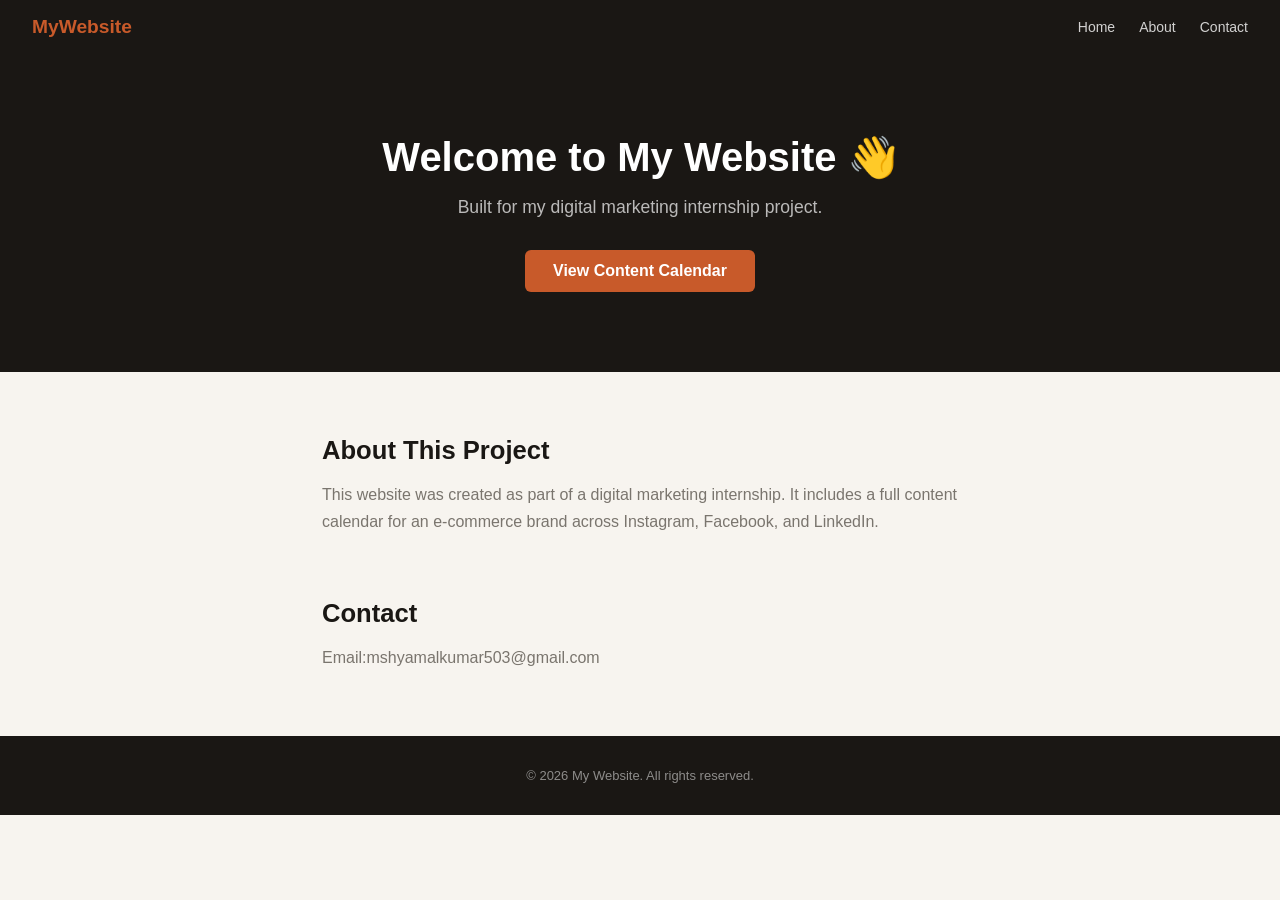
<file: index.html>
<!DOCTYPE html>
<html lang="en">
<head>
  <meta charset="UTF-8">
  <meta name="viewport" content="width=device-width, initial-scale=1.0">
  <title>My Website</title>
  <link rel="stylesheet" href="style.css">
</head>
<body>

  <header>
    <nav>
      <div class="logo">MyWebsite</div>
      <ul>
        <li><a href="#home">Home</a></li>
        <li><a href="#about">About</a></li>
        <li><a href="#contact">Contact</a></li>
      </ul>
    </nav>
  </header>

  <main>
    <section id="home" class="hero">
      <h1>Welcome to My Website 👋</h1>
      <p>Built for my digital marketing internship project.</p>
      <a href="content-calendar.html" class="btn">View Content Calendar</a>
    </section>

    <section id="about" class="about">
      <h2>About This Project</h2>
      <p>This website was created as part of a digital marketing internship. It includes a full content calendar for an e-commerce brand across Instagram, Facebook, and LinkedIn.</p>
    </section>

    <section id="contact" class="contact">
      <h2>Contact</h2>
      <p>Email:mshyamalkumar503@gmail.com

      </p>
    </section>
  </main>

  <footer>
    <p>&copy; 2026 My Website. All rights reserved.</p>
  </footer>

  <script src="script.js"></script>
</body>
</html>
</file>
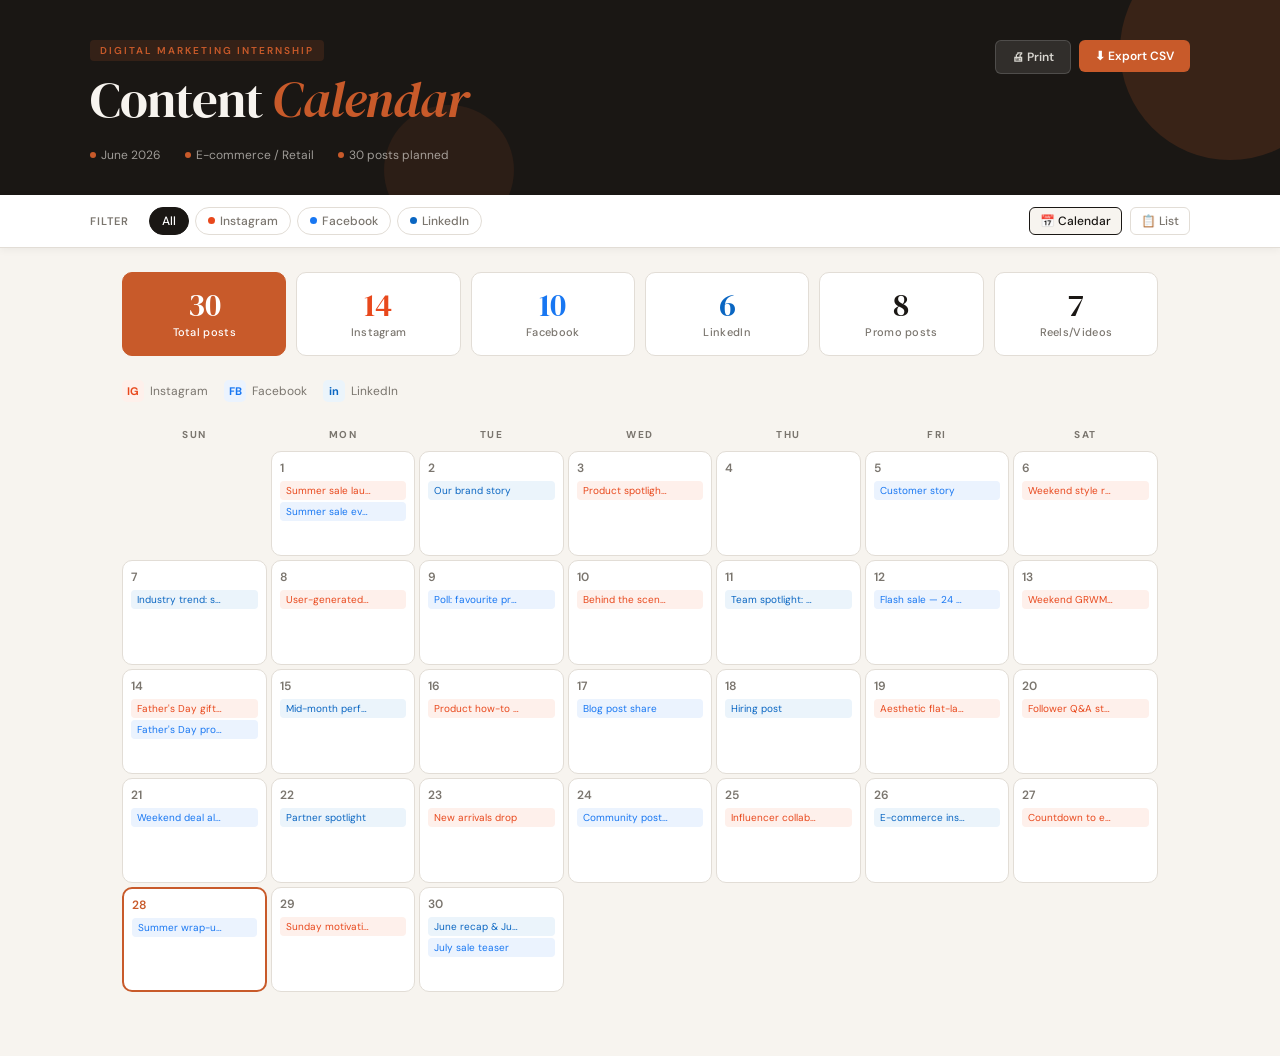
<file: content-calendar.html>
<!DOCTYPE html>
<html lang="en">
<head>
<meta charset="UTF-8">
<meta name="viewport" content="width=device-width, initial-scale=1.0">
<title>Content Calendar — June 2026</title>
<link href="https://fonts.googleapis.com/css2?family=DM+Serif+Display:ital@0;1&family=DM+Sans:wght@300;400;500;600&display=swap" rel="stylesheet">
<style>
:root {
  --bg: #F7F4EF;
  --surface: #FFFFFF;
  --border: #E2DDD6;
  --text: #1A1714;
  --muted: #7A756E;
  --accent: #C85A2A;
  --accent-light: #F5EAE4;
  --ig: #E8481C;
  --ig-bg: #FEF0EB;
  --fb: #1877F2;
  --fb-bg: #EBF3FE;
  --li: #0A66C2;
  --li-bg: #EBF4FB;
  --radius: 10px;
  --shadow: 0 1px 3px rgba(0,0,0,0.06), 0 4px 16px rgba(0,0,0,0.04);
}

* { box-sizing: border-box; margin: 0; padding: 0; }

body {
  font-family: 'DM Sans', sans-serif;
  background: var(--bg);
  color: var(--text);
  min-height: 100vh;
  font-size: 14px;
}

/* HEADER */
.page-header {
  background: var(--text);
  color: #F7F4EF;
  padding: 2.5rem 2rem 2rem;
  position: relative;
  overflow: hidden;
}
.page-header::before {
  content: '';
  position: absolute;
  top: -60px; right: -60px;
  width: 220px; height: 220px;
  border-radius: 50%;
  background: rgba(200,90,42,0.18);
}
.page-header::after {
  content: '';
  position: absolute;
  bottom: -40px; left: 30%;
  width: 130px; height: 130px;
  border-radius: 50%;
  background: rgba(200,90,42,0.10);
}
.header-inner { max-width: 1100px; margin: 0 auto; position: relative; z-index: 1; }
.header-top { display: flex; align-items: flex-start; justify-content: space-between; gap: 1rem; flex-wrap: wrap; }
.brand-tag {
  font-size: 10px; font-weight: 600; letter-spacing: 2px; text-transform: uppercase;
  color: var(--accent); background: rgba(200,90,42,0.15);
  padding: 4px 10px; border-radius: 4px; display: inline-block; margin-bottom: 10px;
}
h1 {
  font-family: 'DM Serif Display', serif;
  font-size: clamp(2rem, 5vw, 3.2rem);
  font-weight: 400;
  line-height: 1.1;
  letter-spacing: -0.02em;
}
h1 em { font-style: italic; color: #C85A2A; }
.header-meta { display: flex; gap: 1.5rem; margin-top: 1.2rem; flex-wrap: wrap; }
.meta-item { font-size: 12px; color: rgba(247,244,239,0.6); display: flex; align-items: center; gap: 5px; }
.meta-dot { width: 6px; height: 6px; border-radius: 50%; background: var(--accent); }
.header-actions { display: flex; gap: 8px; align-items: flex-start; }
.btn {
  padding: 8px 16px; border-radius: 6px; font-size: 12px; font-weight: 600;
  cursor: pointer; border: none; font-family: 'DM Sans', sans-serif;
  display: flex; align-items: center; gap: 6px; transition: all 0.15s; white-space: nowrap;
}
.btn-primary { background: var(--accent); color: white; }
.btn-primary:hover { background: #B04E24; }
.btn-ghost { background: rgba(255,255,255,0.1); color: rgba(247,244,239,0.85); border: 1px solid rgba(255,255,255,0.15); }
.btn-ghost:hover { background: rgba(255,255,255,0.18); }

/* TOOLBAR */
.toolbar {
  background: var(--surface);
  border-bottom: 1px solid var(--border);
  padding: 0.75rem 2rem;
  position: sticky; top: 0; z-index: 50;
  box-shadow: 0 2px 8px rgba(0,0,0,0.05);
}
.toolbar-inner { max-width: 1100px; margin: 0 auto; display: flex; align-items: center; gap: 1rem; flex-wrap: wrap; }
.filter-label { font-size: 11px; font-weight: 600; letter-spacing: 1px; text-transform: uppercase; color: var(--muted); margin-right: 4px; }
.filters { display: flex; gap: 6px; flex-wrap: wrap; }
.filter-btn {
  font-family: 'DM Sans', sans-serif;
  padding: 5px 12px; border-radius: 20px; font-size: 12px; font-weight: 500;
  border: 1px solid var(--border); background: transparent; color: var(--muted);
  cursor: pointer; transition: all 0.15s; display: flex; align-items: center; gap: 5px;
}
.filter-btn:hover { border-color: var(--text); color: var(--text); }
.filter-btn.active { background: var(--text); color: white; border-color: var(--text); }
.filter-btn .dot { width: 7px; height: 7px; border-radius: 50%; }
.toolbar-right { margin-left: auto; display: flex; gap: 8px; }
.view-btn {
  padding: 5px 10px; border-radius: 6px; font-size: 12px; font-weight: 500;
  border: 1px solid var(--border); background: transparent; cursor: pointer;
  font-family: 'DM Sans', sans-serif; color: var(--muted); transition: all 0.15s;
}
.view-btn.active { background: var(--bg); color: var(--text); border-color: var(--text); }

/* MAIN */
.main { max-width: 1100px; margin: 0 auto; padding: 1.5rem 2rem 4rem; }

/* STATS ROW */
.stats-row { display: grid; grid-template-columns: repeat(auto-fit, minmax(120px, 1fr)); gap: 10px; margin-bottom: 1.5rem; }
.stat-card {
  background: var(--surface); border: 1px solid var(--border);
  border-radius: var(--radius); padding: 1rem; text-align: center;
}
.stat-num { font-family: 'DM Serif Display', serif; font-size: 2rem; line-height: 1; color: var(--text); }
.stat-label { font-size: 11px; color: var(--muted); margin-top: 4px; font-weight: 500; letter-spacing: 0.3px; }
.stat-card.accent { background: var(--accent); border-color: var(--accent); }
.stat-card.accent .stat-num, .stat-card.accent .stat-label { color: white; }

/* LEGEND */
.legend { display: flex; gap: 1rem; margin-bottom: 1.25rem; flex-wrap: wrap; }
.leg { display: flex; align-items: center; gap: 6px; font-size: 12px; color: var(--muted); }
.leg-icon { width: 22px; height: 22px; border-radius: 5px; display: flex; align-items: center; justify-content: center; font-size: 11px; font-weight: 700; flex-shrink: 0; }

/* CALENDAR VIEW */
.calendar-view { display: none; }
.calendar-view.active { display: block; }
.cal-header { display: grid; grid-template-columns: repeat(7, 1fr); gap: 4px; margin-bottom: 4px; }
.cal-day-name { text-align: center; font-size: 10px; font-weight: 700; letter-spacing: 1.5px; text-transform: uppercase; color: var(--muted); padding: 6px 0; }
.cal-grid { display: grid; grid-template-columns: repeat(7, 1fr); gap: 4px; }
.cal-cell {
  background: var(--surface); border: 1px solid var(--border);
  border-radius: var(--radius); min-height: 105px; padding: 8px;
  transition: border-color 0.15s;
}
.cal-cell:hover { border-color: #C8C0B6; }
.cal-cell.empty { background: transparent; border-color: transparent; }
.cal-cell.today { border-color: var(--accent); border-width: 2px; }
.cal-num { font-size: 12px; font-weight: 600; color: var(--muted); margin-bottom: 5px; }
.cal-num.is-today { color: var(--accent); }
.post-chip {
  font-size: 10px; padding: 3px 6px; border-radius: 4px; margin-bottom: 2px;
  cursor: pointer; display: flex; align-items: center; gap: 3px;
  transition: opacity 0.15s; line-height: 1.3; overflow: hidden;
}
.post-chip:hover { opacity: 0.75; }
.chip-text { white-space: nowrap; overflow: hidden; text-overflow: ellipsis; max-width: 85px; }
.post-chip.ig { background: var(--ig-bg); color: var(--ig); }
.post-chip.fb { background: var(--fb-bg); color: var(--fb); }
.post-chip.li { background: var(--li-bg); color: var(--li); }
.post-chip.hidden { display: none; }
.more-tag { font-size: 9px; color: var(--muted); padding: 1px 4px; background: var(--bg); border-radius: 3px; display: inline-block; cursor: pointer; margin-top: 1px; }

/* LIST VIEW */
.list-view { display: none; }
.list-view.active { display: block; }
.week-group { margin-bottom: 2rem; }
.week-label { font-size: 10px; font-weight: 700; letter-spacing: 2px; text-transform: uppercase; color: var(--muted); margin-bottom: 10px; padding-bottom: 6px; border-bottom: 1px solid var(--border); }
.list-item {
  background: var(--surface); border: 1px solid var(--border);
  border-radius: var(--radius); padding: 12px 14px;
  margin-bottom: 6px; display: flex; align-items: flex-start; gap: 12px;
  cursor: pointer; transition: all 0.15s;
}
.list-item:hover { border-color: #C8C0B6; box-shadow: var(--shadow); }
.list-date { min-width: 36px; text-align: center; }
.list-date-num { font-family: 'DM Serif Display', serif; font-size: 1.4rem; line-height: 1; color: var(--text); }
.list-date-day { font-size: 10px; color: var(--muted); font-weight: 500; }
.list-divider { width: 1px; background: var(--border); align-self: stretch; }
.list-plat-badge { font-size: 10px; font-weight: 700; padding: 2px 8px; border-radius: 3px; margin-bottom: 4px; display: inline-block; }
.list-plat-badge.ig { background: var(--ig-bg); color: var(--ig); }
.list-plat-badge.fb { background: var(--fb-bg); color: var(--fb); }
.list-plat-badge.li { background: var(--li-bg); color: var(--li); }
.list-title { font-size: 13px; font-weight: 600; color: var(--text); margin-bottom: 2px; }
.list-body { font-size: 12px; color: var(--muted); line-height: 1.5; }
.list-meta { margin-left: auto; text-align: right; flex-shrink: 0; }
.list-type { font-size: 10px; color: var(--muted); background: var(--bg); padding: 2px 7px; border-radius: 4px; font-weight: 500; }
.list-time { font-size: 10px; color: var(--muted); margin-top: 4px; }
.list-item.hidden { display: none; }

/* MODAL */
.modal-overlay {
  display: none; position: fixed; inset: 0;
  background: rgba(26,23,20,0.55); z-index: 200;
  align-items: center; justify-content: center; padding: 1rem;
  backdrop-filter: blur(2px);
}
.modal-overlay.open { display: flex; }
.modal {
  background: var(--surface); border-radius: 14px; padding: 1.75rem;
  max-width: 420px; width: 100%; position: relative;
  animation: modal-in 0.2s ease;
  border: 1px solid var(--border);
}
@keyframes modal-in { from { opacity: 0; transform: translateY(10px) scale(0.97); } to { opacity: 1; transform: none; } }
.modal-close {
  position: absolute; top: 14px; right: 14px;
  background: var(--bg); border: none; border-radius: 50%;
  width: 28px; height: 28px; cursor: pointer; font-size: 14px; color: var(--muted);
  display: flex; align-items: center; justify-content: center; transition: all 0.15s;
}
.modal-close:hover { background: var(--border); color: var(--text); }
.modal-plat-badge { font-size: 10px; font-weight: 700; padding: 3px 10px; border-radius: 4px; display: inline-block; margin-bottom: 10px; }
.modal-plat-badge.ig { background: var(--ig-bg); color: var(--ig); }
.modal-plat-badge.fb { background: var(--fb-bg); color: var(--fb); }
.modal-plat-badge.li { background: var(--li-bg); color: var(--li); }
.modal-title { font-family: 'DM Serif Display', serif; font-size: 1.4rem; color: var(--text); margin-bottom: 8px; line-height: 1.25; }
.modal-body { font-size: 13px; color: var(--muted); line-height: 1.7; margin-bottom: 14px; }
.modal-tags { display: flex; gap: 6px; flex-wrap: wrap; margin-bottom: 14px; }
.modal-tag { font-size: 11px; padding: 3px 8px; background: var(--bg); color: var(--muted); border-radius: 4px; border: 1px solid var(--border); }
.modal-footer { display: flex; gap: 12px; border-top: 1px solid var(--border); padding-top: 12px; font-size: 11px; color: var(--muted); }
.modal-footer span { display: flex; align-items: center; gap: 5px; }

/* PRINT */
@media print {
  .toolbar, .header-actions, .modal-overlay, .btn { display: none !important; }
  .main { padding: 0; }
  .cal-cell { page-break-inside: avoid; }
}

@media (max-width: 700px) {
  .page-header { padding: 1.5rem 1rem 1.25rem; }
  .main { padding: 1rem 1rem 3rem; }
  .toolbar { padding: 0.6rem 1rem; }
  h1 { font-size: 1.8rem; }
  .cal-cell { min-height: 75px; padding: 5px; }
  .chip-text { max-width: 55px; }
}
</style>
</head>
<body>

<header class="page-header">
  <div class="header-inner">
    <div class="header-top">
      <div>
        <div class="brand-tag">Digital Marketing Internship</div>
        <h1>Content <em>Calendar</em></h1>
        <div class="header-meta">
          <span class="meta-item"><span class="meta-dot"></span> June 2026</span>
          <span class="meta-item"><span class="meta-dot"></span> E-commerce / Retail</span>
          <span class="meta-item"><span class="meta-dot"></span> 30 posts planned</span>
        </div>
      </div>
      <div class="header-actions">
        <button class="btn btn-ghost" onclick="window.print()">🖨 Print</button>
        <button class="btn btn-primary" onclick="exportCSV()">⬇ Export CSV</button>
      </div>
    </div>
  </div>
</header>

<div class="toolbar">
  <div class="toolbar-inner">
    <span class="filter-label">Filter</span>
    <div class="filters">
      <button class="filter-btn active" onclick="setFilter('all',this)">All</button>
      <button class="filter-btn" onclick="setFilter('ig',this)">
        <span class="dot" style="background:var(--ig)"></span>Instagram
      </button>
      <button class="filter-btn" onclick="setFilter('fb',this)">
        <span class="dot" style="background:var(--fb)"></span>Facebook
      </button>
      <button class="filter-btn" onclick="setFilter('li',this)">
        <span class="dot" style="background:var(--li)"></span>LinkedIn
      </button>
    </div>
    <div class="toolbar-right">
      <button class="view-btn active" id="btn-cal" onclick="switchView('cal')">📅 Calendar</button>
      <button class="view-btn" id="btn-list" onclick="switchView('list')">📋 List</button>
    </div>
  </div>
</div>

<main class="main">
  <div class="stats-row">
    <div class="stat-card accent"><div class="stat-num">30</div><div class="stat-label">Total posts</div></div>
    <div class="stat-card"><div class="stat-num" style="color:var(--ig)">14</div><div class="stat-label">Instagram</div></div>
    <div class="stat-card"><div class="stat-num" style="color:var(--fb)">10</div><div class="stat-label">Facebook</div></div>
    <div class="stat-card"><div class="stat-num" style="color:var(--li)">6</div><div class="stat-label">LinkedIn</div></div>
    <div class="stat-card"><div class="stat-num">8</div><div class="stat-label">Promo posts</div></div>
    <div class="stat-card"><div class="stat-num">7</div><div class="stat-label">Reels/Videos</div></div>
  </div>

  <div class="legend">
    <div class="leg"><div class="leg-icon" style="background:var(--ig-bg);color:var(--ig)">IG</div> Instagram</div>
    <div class="leg"><div class="leg-icon" style="background:var(--fb-bg);color:var(--fb)">FB</div> Facebook</div>
    <div class="leg"><div class="leg-icon" style="background:var(--li-bg);color:var(--li)">in</div> LinkedIn</div>
  </div>

  <div class="calendar-view active" id="view-cal">
    <div class="cal-header">
      <div class="cal-day-name">Sun</div><div class="cal-day-name">Mon</div>
      <div class="cal-day-name">Tue</div><div class="cal-day-name">Wed</div>
      <div class="cal-day-name">Thu</div><div class="cal-day-name">Fri</div>
      <div class="cal-day-name">Sat</div>
    </div>
    <div class="cal-grid" id="cal-grid"></div>
  </div>

  <div class="list-view" id="view-list">
    <div id="list-container"></div>
  </div>
</main>

<div class="modal-overlay" id="modal-overlay" onclick="closeModal(event)">
  <div class="modal">
    <button class="modal-close" onclick="closeModalDirect()">✕</button>
    <div class="modal-plat-badge" id="m-plat"></div>
    <div class="modal-title" id="m-title"></div>
    <div class="modal-body" id="m-body"></div>
    <div class="modal-tags" id="m-tags"></div>
    <div class="modal-footer" id="m-footer"></div>
  </div>
</div>

<script>
const posts = [
  {day:1,plat:'ig',title:'Summer sale launch',body:'Bright product flat-lay announcing 20% off sitewide. Use bold typography overlay. Post at 10 AM.',tags:['#summersale','#shopnow','#sale'],time:'10:00 AM',type:'Promotional'},
  {day:1,plat:'fb',title:'Summer sale event',body:'Facebook Event post for the summer sale with countdown. Include link to shop. Boost with ₹500 ad spend.',tags:['sale','event'],time:'10:00 AM',type:'Promotional'},
  {day:2,plat:'li',title:'Our brand story',body:'Founders post about why sustainability matters in retail. 3-para narrative with a behind-the-scenes photo.',tags:['retail','brand','story'],time:'9:00 AM',type:'Brand'},
  {day:3,plat:'ig',title:'Product spotlight: tote bag',body:'Carousel of 4 images showing product from all angles. CTA: swipe to see all colours.',tags:['#totebag','#ootd','#sustainable'],time:'11:00 AM',type:'Product'},
  {day:5,plat:'fb',title:'Customer story',body:'Share a customer testimonial with their photo (with permission). Keep quote authentic and heartfelt.',tags:['testimonial','community'],time:'12:00 PM',type:'Social proof'},
  {day:6,plat:'ig',title:'Weekend style reel',body:'Short 15-sec reel of weekend outfit ideas featuring your products. Use trending audio.',tags:['#weekendvibes','#styleinspo'],time:'5:00 PM',type:'Reel'},
  {day:7,plat:'li',title:'Industry trend: sustainable retail',body:'Share a stat or insight about sustainable consumer behaviour in 2026. Position brand as thought leader.',tags:['sustainability','retail2026'],time:'8:00 AM',type:'Thought leadership'},
  {day:8,plat:'ig',title:'User-generated content repost',body:'Repost a customer photo (tagged post). Add a branded frame. Credit the creator in the caption.',tags:['#UGC','#community'],time:'10:00 AM',type:'UGC'},
  {day:9,plat:'fb',title:'Poll: favourite product?',body:'Facebook poll asking followers to pick their favourite product from 4 options. Encourage comments.',tags:['poll','engagement'],time:'3:00 PM',type:'Engagement'},
  {day:10,plat:'ig',title:'Behind the scenes: packaging',body:'Reel showing how orders are packed. Highlights attention to detail and eco-friendly materials.',tags:['#BTS','#packaging','#ecofriendly'],time:'11:00 AM',type:'Behind the scenes'},
  {day:11,plat:'li',title:'Team spotlight: ops manager',body:'Feature a team member with 3 quick Q&As about their role. Humanises the brand.',tags:['teamspotlight','culture'],time:'9:00 AM',type:'Culture'},
  {day:12,plat:'fb',title:'Flash sale — 24 hrs only',body:'Post with countdown timer graphic. 15% off a specific category today only. High urgency copy.',tags:['flashsale','limitedtime'],time:'8:00 AM',type:'Promotional'},
  {day:13,plat:'ig',title:'Weekend GRWM reel',body:'"Get Ready With Me" reel using your accessories. Casual, fun, relatable. Trending audio.',tags:['#GRWM','#fashionreel'],time:'5:00 PM',type:'Reel'},
  {day:14,plat:'ig',title:"Father's Day gift guide",body:'Gift guide carousel: 6 gift ideas from your store for dads. Use festive creative.',tags:["#FathersDay","#giftguide"],time:'9:00 AM',type:'Seasonal'},
  {day:14,plat:'fb',title:"Father's Day promo post",body:"Father's Day promotional post with discount code DADS15. Link to gift collection.",tags:["FathersDay","gifts"],time:'9:00 AM',type:'Seasonal'},
  {day:15,plat:'li',title:'Mid-month performance check',body:'Share a snapshot of June so far — growth metric, customer milestone, or campaign result. Transparency builds trust.',tags:['transparency','metrics'],time:'10:00 AM',type:'Brand'},
  {day:16,plat:'ig',title:'Product how-to tutorial',body:'Step-by-step Reel showing how to style or use your hero product. 30 seconds max.',tags:['#tutorial','#howto'],time:'12:00 PM',type:'Educational'},
  {day:17,plat:'fb',title:'Blog post share',body:'Share your latest blog article about summer trends. Include a compelling snippet to drive click-throughs.',tags:['blog','trends'],time:'11:00 AM',type:'Content'},
  {day:18,plat:'li',title:'Hiring post',body:'Are you hiring? Promote open internship or full-time roles. Include culture highlights.',tags:['hiring','jobalert'],time:'9:00 AM',type:'Recruitment'},
  {day:19,plat:'ig',title:'Aesthetic flat-lay Thursday',body:'Minimal product flat-lay with summer colour palette. No text overlay — let the product speak.',tags:['#flatlay','#minimal'],time:'10:00 AM',type:'Product'},
  {day:20,plat:'ig',title:"Follower Q&A stories",body:"Open a Q&A sticker on Stories. Respond to top 5 questions with short video answers next day.",tags:['#QandA','#community'],time:'4:00 PM',type:'Engagement'},
  {day:21,plat:'fb',title:'Weekend deal alert',body:'Post about a weekend-exclusive bundle deal. Create urgency with "valid this weekend only" copy.',tags:['weekend','deal','bundle'],time:'9:00 AM',type:'Promotional'},
  {day:22,plat:'li',title:'Partner spotlight',body:'Feature a brand partner or supplier. Mutual tagging expands reach.',tags:['partnership','collab'],time:'9:00 AM',type:'Brand'},
  {day:23,plat:'ig',title:'New arrivals drop',body:'Reel-style video scrolling through new arrivals. "New in" text overlays. High energy.',tags:['#newarrivals','#newdrop'],time:'11:00 AM',type:'Product'},
  {day:24,plat:'fb',title:'Community post: share your haul',body:'Ask followers to share their recent purchases in comments. Feature top ones in Stories.',tags:['community','haul'],time:'2:00 PM',type:'Engagement'},
  {day:25,plat:'ig',title:'Influencer collab post',body:'Repost collaboration content from an influencer partner. Tag them. Add your branded CTA.',tags:['#collab','#influencer'],time:'10:00 AM',type:'Influencer'},
  {day:26,plat:'li',title:'E-commerce insight article',body:'Write a short LinkedIn article (400 words) on a trend: personalisation, mobile commerce, or return policy impact.',tags:['ecommerce','insight'],time:'8:00 AM',type:'Thought leadership'},
  {day:27,plat:'ig',title:'Countdown to end-of-month sale',body:'Story countdown sticker to July sale. Create urgency. Swipe-up link (or link in bio).',tags:['#countdown','#sale'],time:'5:00 PM',type:'Promotional'},
  {day:28,plat:'fb',title:'Summer wrap-up video',body:'Short recap video of June highlights — best sellers, campaigns, community moments.',tags:['recap','summer'],time:'12:00 PM',type:'Brand'},
  {day:29,plat:'ig',title:'Sunday motivation quote',body:'Branded quote card aligned to your brand values — sustainability, style, or community.',tags:['#motivation','#quotes'],time:'9:00 AM',type:'Lifestyle'},
  {day:30,plat:'li',title:'June recap & July preview',body:"End-of-month roundup: wins, lessons, what's coming in July. Builds anticipation.",tags:['monthly','recap'],time:'10:00 AM',type:'Brand'},
  {day:30,plat:'fb',title:'July sale teaser',body:'"Something big is coming..." teaser with countdown to the upcoming July launch.',tags:['teaser','julylaunch'],time:'3:00 PM',type:'Promotional'},
];

const days = ['Sun','Mon','Tue','Wed','Thu','Fri','Sat'];
let activeFilter = 'all';

function setFilter(f, btn) {
  activeFilter = f;
  document.querySelectorAll('.filter-btn').forEach(b => b.classList.remove('active'));
  btn.classList.add('active');
  applyFilter();
}

function applyFilter() {
  document.querySelectorAll('[data-plat]').forEach(el => {
    if (activeFilter === 'all' || el.dataset.plat === activeFilter) {
      el.classList.remove('hidden');
    } else {
      el.classList.add('hidden');
    }
  });
}

function switchView(v) {
  document.getElementById('view-cal').classList.toggle('active', v === 'cal');
  document.getElementById('view-list').classList.toggle('active', v === 'list');
  document.getElementById('btn-cal').classList.toggle('active', v === 'cal');
  document.getElementById('btn-list').classList.toggle('active', v === 'list');
}

function openModal(idx) {
  const p = posts[idx];
  const platMap = {ig:'Instagram',fb:'Facebook',li:'LinkedIn'};
  document.getElementById('m-plat').textContent = platMap[p.plat];
  document.getElementById('m-plat').className = 'modal-plat-badge ' + p.plat;
  document.getElementById('m-title').textContent = p.title;
  document.getElementById('m-body').textContent = p.body;
  const tagsEl = document.getElementById('m-tags');
  tagsEl.innerHTML = p.tags.map(t => `<span class="modal-tag">${t}</span>`).join('');
  document.getElementById('m-footer').innerHTML =
    `<span>🕐 ${p.time}</span><span>🏷 ${p.type}</span><span>📅 June ${p.day}, 2026</span>`;
  document.getElementById('modal-overlay').classList.add('open');
}

function closeModal(e) { if (e.target === document.getElementById('modal-overlay')) closeModalDirect(); }
function closeModalDirect() { document.getElementById('modal-overlay').classList.remove('open'); }

function buildCalendar() {
  const grid = document.getElementById('cal-grid');
  const firstDay = new Date(2026, 5, 1).getDay();
  for (let i = 0; i < firstDay; i++) {
    grid.insertAdjacentHTML('beforeend', '<div class="cal-cell empty"></div>');
  }
  for (let d = 1; d <= 30; d++) {
    const isToday = d === 28;
    let html = `<div class="cal-cell${isToday?' today':''}"><div class="cal-num${isToday?' is-today':''}">${d}</div>`;
    const dp = posts.filter(p => p.day === d);
    dp.slice(0,3).forEach((p, i) => {
      const idx = posts.indexOf(p);
      html += `<div class="post-chip ${p.plat}" data-plat="${p.plat}" onclick="openModal(${idx})"><span class="chip-text">${p.title}</span></div>`;
    });
    if (dp.length > 3) html += `<span class="more-tag">+${dp.length-3} more</span>`;
    html += '</div>';
    grid.insertAdjacentHTML('beforeend', html);
  }
}

function buildList() {
  const container = document.getElementById('list-container');
  const platMap = {ig:'Instagram',fb:'Facebook',li:'LinkedIn'};
  const weekLabels = ['Week 1 — June 1–7','Week 2 — June 8–14','Week 3 — June 15–21','Week 4 — June 22–30'];
  const weeks = [[1,7],[8,14],[15,21],[22,30]];
  weeks.forEach((range, wi) => {
    const wp = posts.filter(p => p.day >= range[0] && p.day <= range[1]);
    if (!wp.length) return;
    let html = `<div class="week-group"><div class="week-label">${weekLabels[wi]}</div>`;
    wp.forEach(p => {
      const idx = posts.indexOf(p);
      const dStr = ['Sun','Mon','Tue','Wed','Thu','Fri','Sat'][new Date(2026,5,p.day).getDay()];
      html += `<div class="list-item" data-plat="${p.plat}" onclick="openModal(${idx})">
        <div class="list-date"><div class="list-date-num">${p.day}</div><div class="list-date-day">${dStr}</div></div>
        <div class="list-divider"></div>
        <div style="flex:1;min-width:0">
          <div class="list-plat-badge ${p.plat}">${platMap[p.plat]}</div>
          <div class="list-title">${p.title}</div>
          <div class="list-body">${p.body.substring(0,80)}…</div>
        </div>
        <div class="list-meta"><span class="list-type">${p.type}</span><div class="list-time">${p.time}</div></div>
      </div>`;
    });
    html += '</div>';
    container.insertAdjacentHTML('beforeend', html);
  });
}

function exportCSV() {
  const platMap = {ig:'Instagram',fb:'Facebook',li:'LinkedIn'};
  const header = ['Date','Day','Platform','Title','Caption Brief','Hashtags','Post Time','Content Type'];
  const rows = posts.map(p => {
    const date = `June ${p.day}, 2026`;
    const day = ['Sun','Mon','Tue','Wed','Thu','Fri','Sat'][new Date(2026,5,p.day).getDay()];
    return [date,day,platMap[p.plat],p.title,p.body,p.tags.join(' '),p.time,p.type]
      .map(v => `"${v.replace(/"/g,'""')}"`).join(',');
  });
  const csv = [header.join(','), ...rows].join('\n');
  const a = document.createElement('a');
  a.href = URL.createObjectURL(new Blob([csv], {type:'text/csv'}));
  a.download = 'content-calendar-june-2026.csv';
  a.click();
}

buildCalendar();
buildList();
</script>
</body>
</html>
</file>
<file: style.css>
* {
  margin: 0;
  padding: 0;
  box-sizing: border-box;
}

body {
  font-family: 'Segoe UI', sans-serif;
  color: #1a1714;
  background: #f7f4ef;
}

/* NAV */
nav {
  display: flex;
  justify-content: space-between;
  align-items: center;
  padding: 1rem 2rem;
  background: #1a1714;
  color: white;
}
.logo {
  font-size: 1.2rem;
  font-weight: 700;
  color: #c85a2a;
}
nav ul {
  list-style: none;
  display: flex;
  gap: 1.5rem;
}
nav ul a {
  color: rgba(255,255,255,0.8);
  text-decoration: none;
  font-size: 14px;
  transition: color 0.2s;
}
nav ul a:hover { color: #c85a2a; }

/* HERO */
.hero {
  text-align: center;
  padding: 5rem 2rem;
  background: #1a1714;
  color: white;
}
.hero h1 {
  font-size: 2.5rem;
  margin-bottom: 1rem;
}
.hero p {
  font-size: 1.1rem;
  color: rgba(255,255,255,0.7);
  margin-bottom: 2rem;
}
.btn {
  display: inline-block;
  background: #c85a2a;
  color: white;
  padding: 12px 28px;
  border-radius: 6px;
  text-decoration: none;
  font-weight: 600;
  transition: background 0.2s;
}
.btn:hover { background: #b04e24; }

/* SECTIONS */
.about, .contact {
  max-width: 700px;
  margin: 4rem auto;
  padding: 0 2rem;
}
.about h2, .contact h2 {
  font-size: 1.6rem;
  margin-bottom: 1rem;
  color: #1a1714;
}
.about p, .contact p {
  font-size: 1rem;
  color: #7a756e;
  line-height: 1.7;
}

/* FOOTER */
footer {
  text-align: center;
  padding: 2rem;
  background: #1a1714;
  color: rgba(255,255,255,0.5);
  font-size: 13px;
}
</file>
